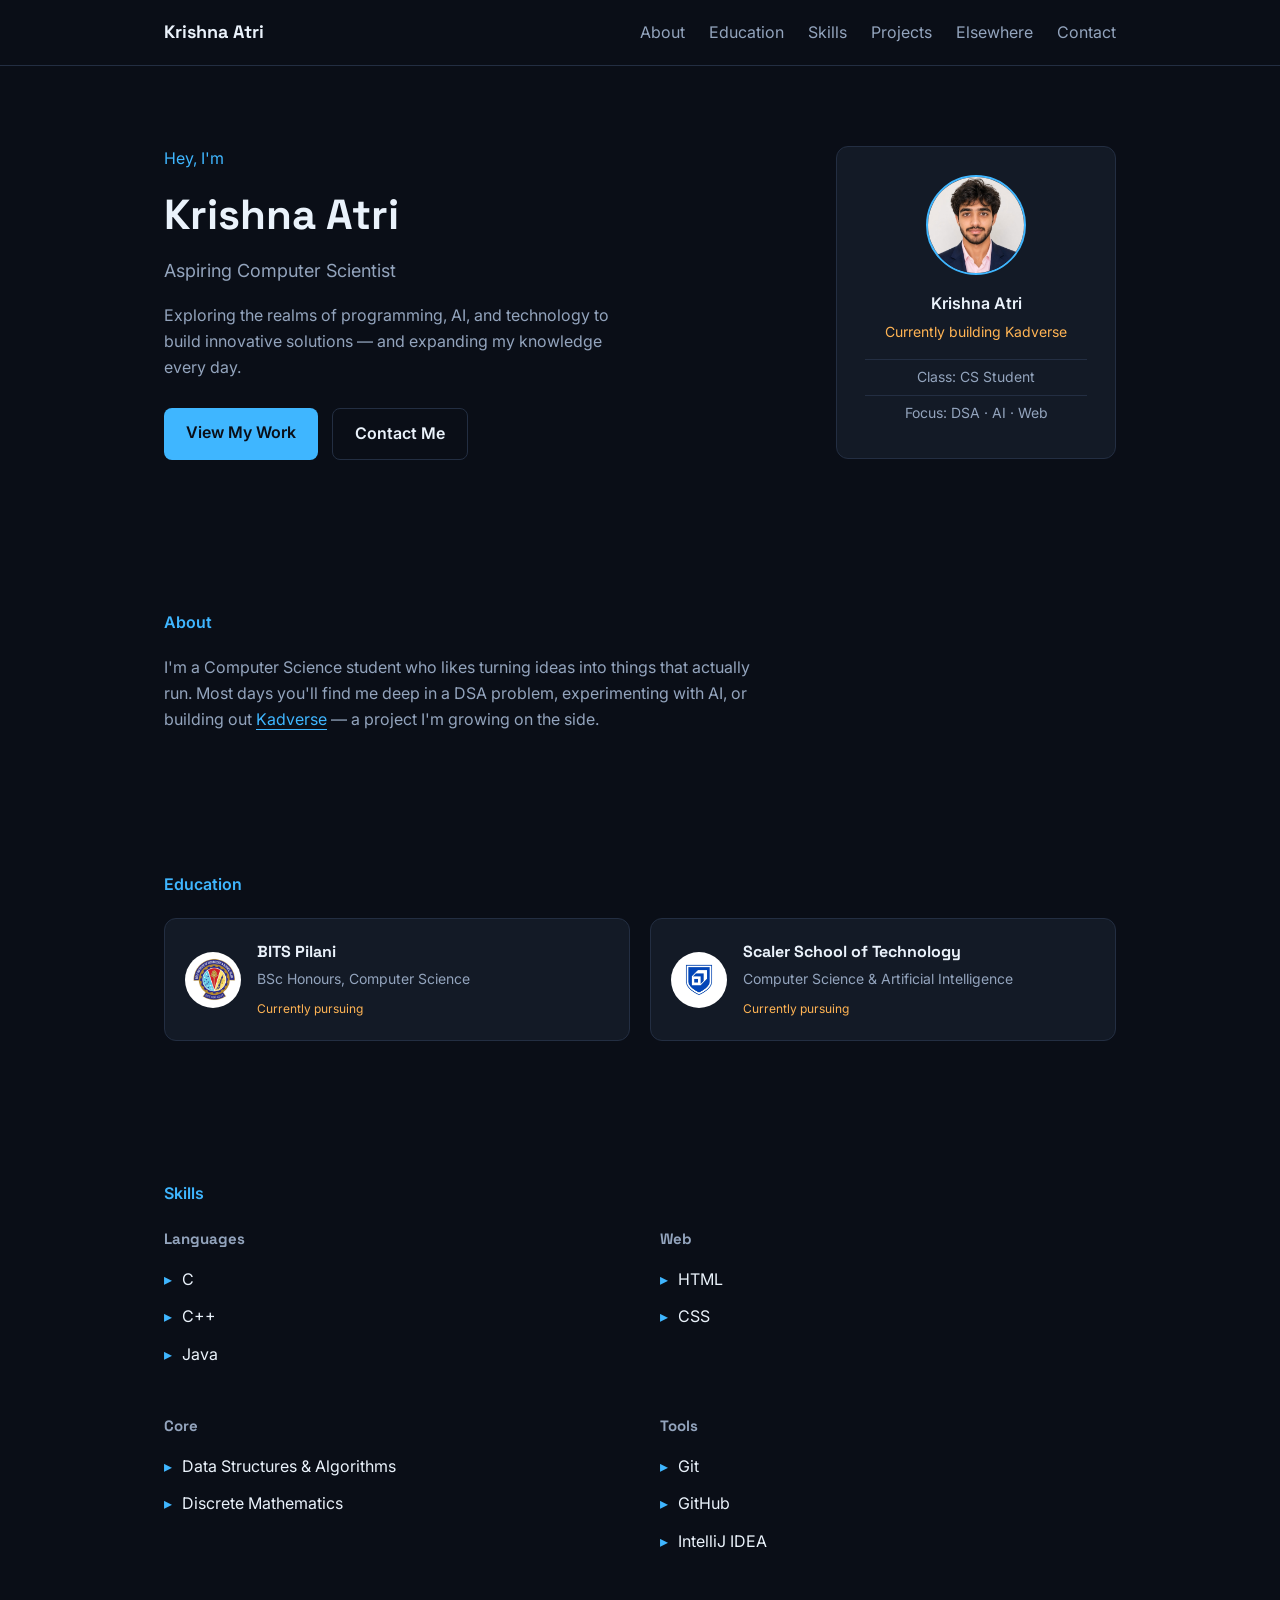
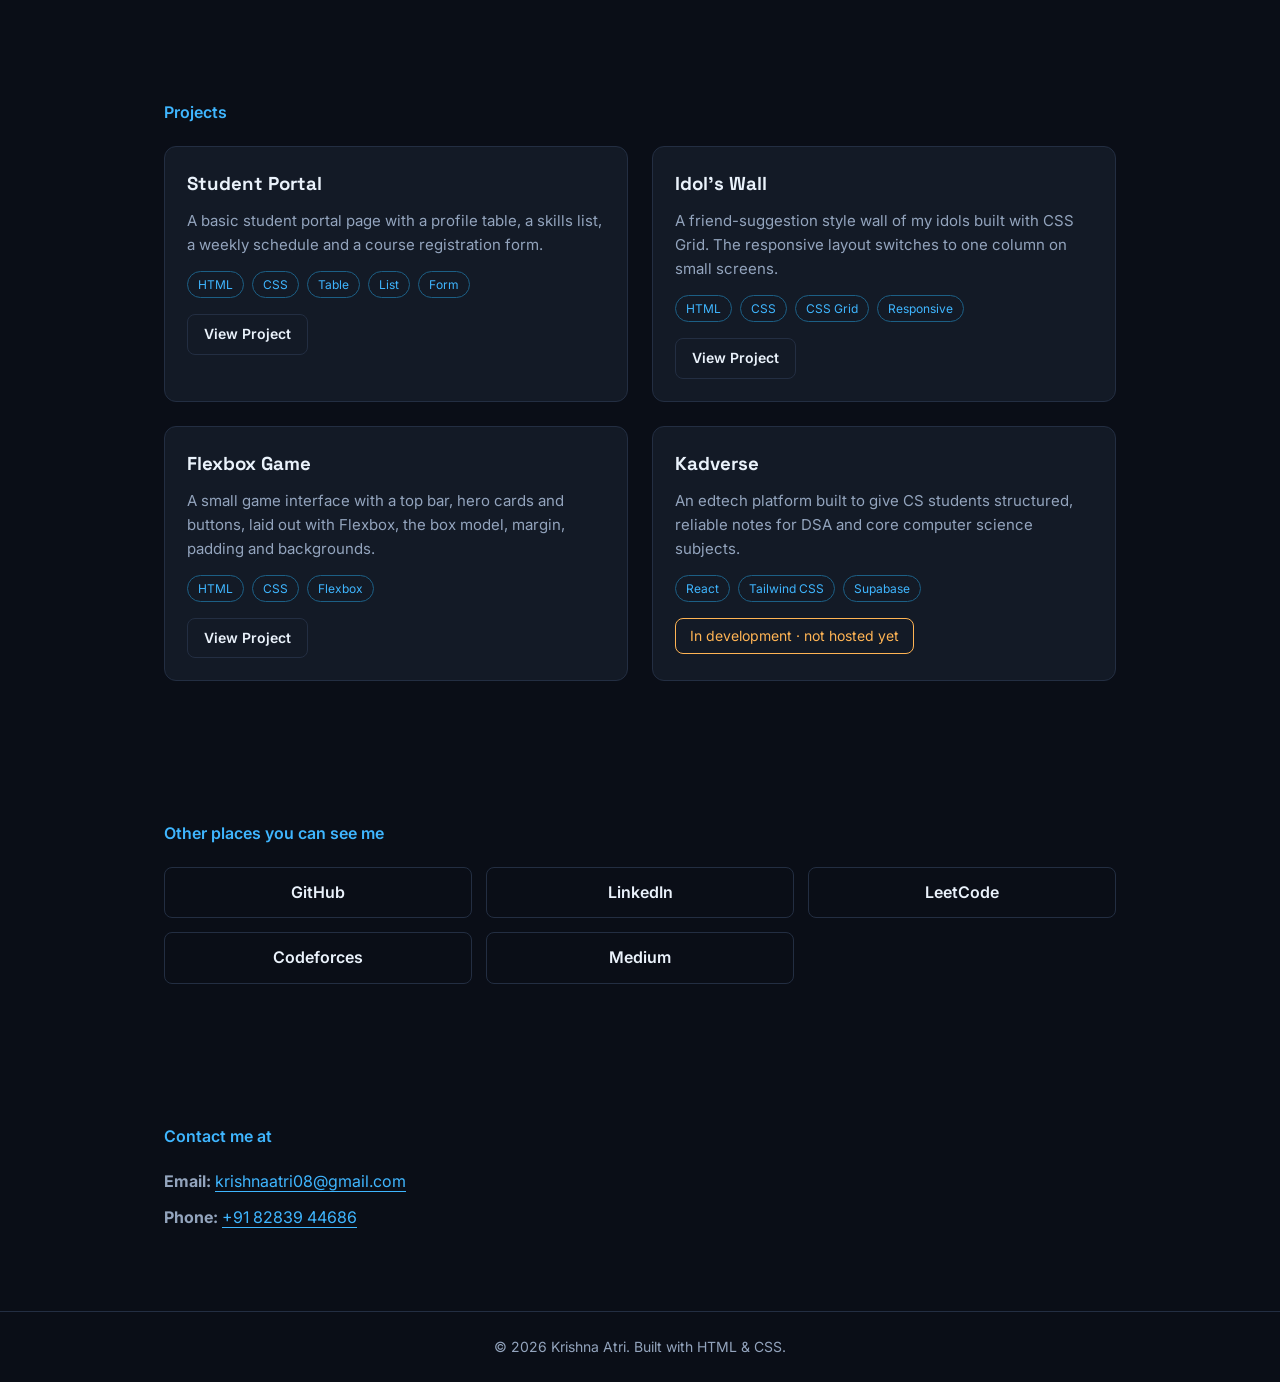
<file: index.html>
<!DOCTYPE html>
<html lang="en">
<head>
<meta charset="UTF-8">
<meta name="viewport" content="width=device-width, initial-scale=1.0">
<title>Krishna Atri — Portfolio</title>
<link rel="preconnect" href="https://fonts.googleapis.com">
<link rel="preconnect" href="https://fonts.gstatic.com" crossorigin>
<link href="https://fonts.googleapis.com/css2?family=Space+Grotesk:wght@600;700&family=Inter:wght@400;500;600&display=swap" rel="stylesheet">
<link rel="stylesheet" href="style.css">
</head>
<body>

<!-- ================= NAVBAR ================= -->
<header class="navbar">
  <nav class="nav-inner">
    <a href="#hero" class="logo">Krishna Atri</a>
    <ul class="nav-links">
      <li><a href="#about">About</a></li>
      <li><a href="#education">Education</a></li>
      <li><a href="#skills">Skills</a></li>
      <li><a href="#projects">Projects</a></li>
      <li><a href="#elsewhere">Elsewhere</a></li>
      <li><a href="#contact">Contact</a></li>
    </ul>
  </nav>
</header>

<main>

  <!-- ================= HERO ================= -->
  <section class="hero" id="hero">
    <div class="hero-text">
      <p class="eyebrow">Hey, I'm</p>
      <h1>Krishna Atri</h1>
      <p class="hero-role">Aspiring Computer Scientist</p>
      <p class="hero-intro">
        Exploring the realms of programming, AI, and technology to build
        innovative solutions — and expanding my knowledge every day.
      </p>
      <div class="hero-cta">
        <a href="#projects" class="btn btn-primary">View My Work</a>
        <a href="#contact" class="btn btn-outline">Contact Me</a>
      </div>
    </div>

    <!-- Developer card -->
    <div class="hero-card">
      <img src="Images/Latest_photo.jpg" alt="Krishna Atri" class="avatar-photo">
      <p class="card-name">Krishna Atri</p>
      <p class="card-status">Currently building Kadverse</p>
      <ul class="card-list">
        <li>Class: CS Student</li>
        <li>Focus: DSA · AI · Web</li>
      </ul>
    </div>
  </section>

  <!-- ================= ABOUT ================= -->
  <section class="section" id="about">
    <p class="section-tag">About</p>
    <p class="about-text">
      I'm a Computer Science student who likes turning ideas into things
      that actually run. Most days you'll find me deep in a DSA problem,
      experimenting with AI, or building out
      <a href="#projects" class="inline-link">Kadverse</a> — a project I'm
      growing on the side.
    </p>
  </section>

  <!-- ================= EDUCATION ================= -->
  <section class="section" id="education">
    <p class="section-tag">Education</p>
    <div class="education-grid">

      <div class="edu-card">
        <img src="Images/bits-logo.jpg" alt="BITS Pilani logo" class="edu-logo">
        <div>
          <h3>BITS Pilani</h3>
          <p>BSc Honours, Computer Science</p>
          <span class="edu-status">Currently pursuing</span>
        </div>
      </div>

      <div class="edu-card">
        <img src="Images/scaler-logo.jpg" alt="Scaler School of Technology logo" class="edu-logo">
        <div>
          <h3>Scaler School of Technology</h3>
          <p>Computer Science &amp; Artificial Intelligence</p>
          <span class="edu-status">Currently pursuing</span>
        </div>
      </div>

    </div>
  </section>

  <!-- ================= SKILLS ================= -->
  <section class="section" id="skills">
    <p class="section-tag">Skills</p>
    <div class="skills-lists">
      <div>
        <h3>Languages</h3>
        <ul class="skill-list">
          <li>C</li>
          <li>C++</li>
          <li>Java</li>
        </ul>
      </div>
      <div>
        <h3>Web</h3>
        <ul class="skill-list">
          <li>HTML</li>
          <li>CSS</li>
        </ul>
      </div>
      <div>
        <h3>Core</h3>
        <ul class="skill-list">
          <li>Data Structures &amp; Algorithms</li>
          <li>Discrete Mathematics</li>
        </ul>
      </div>
      <div>
        <h3>Tools</h3>
        <ul class="skill-list">
          <li>Git</li>
          <li>GitHub</li>
          <li>IntelliJ IDEA</li>
        </ul>
      </div>
    </div>
  </section>

  <!-- ================= PROJECTS ================= -->
  <section class="section" id="projects">
    <p class="section-tag">Projects</p>
    <div class="projects-grid">

      <article class="project-card">
        <h3>Student Portal</h3>
        <p>A basic student portal page with a profile table, a skills list,
        a weekly schedule and a course registration form.</p>
        <div class="tech-row">
          <span class="tech-tag">HTML</span>
          <span class="tech-tag">CSS</span>
          <span class="tech-tag">Table</span>
          <span class="tech-tag">List</span>
          <span class="tech-tag">Form</span>
        </div>
        <a href="Projects/project2.html" target="_blank" rel="noopener" class="btn btn-small btn-outline">View Project</a>
      </article>

      <article class="project-card">
        <h3>Idol's Wall</h3>
        <p>A friend-suggestion style wall of my idols built with CSS Grid.
        The responsive layout switches to one column on small screens.</p>
        <div class="tech-row">
          <span class="tech-tag">HTML</span>
          <span class="tech-tag">CSS</span>
          <span class="tech-tag">CSS Grid</span>
          <span class="tech-tag">Responsive</span>
        </div>
        <a href="Projects/project1.html" target="_blank" rel="noopener" class="btn btn-small btn-outline">View Project</a>
      </article>

      <article class="project-card">
        <h3>Flexbox Game</h3>
        <p>A small game interface with a top bar, hero cards and buttons,
        laid out with Flexbox, the box model, margin, padding and backgrounds.</p>
        <div class="tech-row">
          <span class="tech-tag">HTML</span>
          <span class="tech-tag">CSS</span>
          <span class="tech-tag">Flexbox</span>
        </div>
        <a href="Projects/project3.html" target="_blank" rel="noopener" class="btn btn-small btn-outline">View Project</a>
      </article>

      <article class="project-card">
        <h3>Kadverse</h3>
        <p>An edtech platform built to give CS students structured,
        reliable notes for DSA and core computer science subjects.</p>
        <div class="tech-row">
          <span class="tech-tag">React</span>
          <span class="tech-tag">Tailwind CSS</span>
          <span class="tech-tag">Supabase</span>
        </div>
        <span class="status-tag">In development · not hosted yet</span>
      </article>

    </div>
  </section>

  <!-- ================= ELSEWHERE (button links) ================= -->
  <section class="section" id="elsewhere">
    <p class="section-tag">Other places you can see me</p>
    <div class="elsewhere-buttons">
      <a href="https://github.com/krishnaatri" target="_blank" rel="noopener" class="btn btn-outline">GitHub</a>
      <a href="https://www.linkedin.com/in/krishna-atri/" target="_blank" rel="noopener" class="btn btn-outline">LinkedIn</a>
      <a href="https://leetcode.com/u/krishnaatri08/" target="_blank" rel="noopener" class="btn btn-outline">LeetCode</a>
      <a href="https://codeforces.com/profile/krishnaatri" target="_blank" rel="noopener" class="btn btn-outline">Codeforces</a>
      <a href="https://medium.com/@krishnaatri" target="_blank" rel="noopener" class="btn btn-outline">Medium</a>
    </div>
  </section>

  <!-- ================= CONTACT ================= -->
  <section class="section" id="contact">
    <p class="section-tag">Contact me at</p>
    <div class="contact-details">
      <p><strong>Email:</strong> <a href="mailto:krishnaatri08@gmail.com" class="inline-link">krishnaatri08@gmail.com</a></p>
      <p><strong>Phone:</strong> <a href="tel:+918283944686" class="inline-link">+91 82839 44686</a></p>
    </div>
  </section>

</main>

<!-- ================= FOOTER ================= -->
<footer class="footer">
  <p>© 2026 Krishna Atri. Built with HTML &amp; CSS.</p>
</footer>

</body>
</html>
</file>
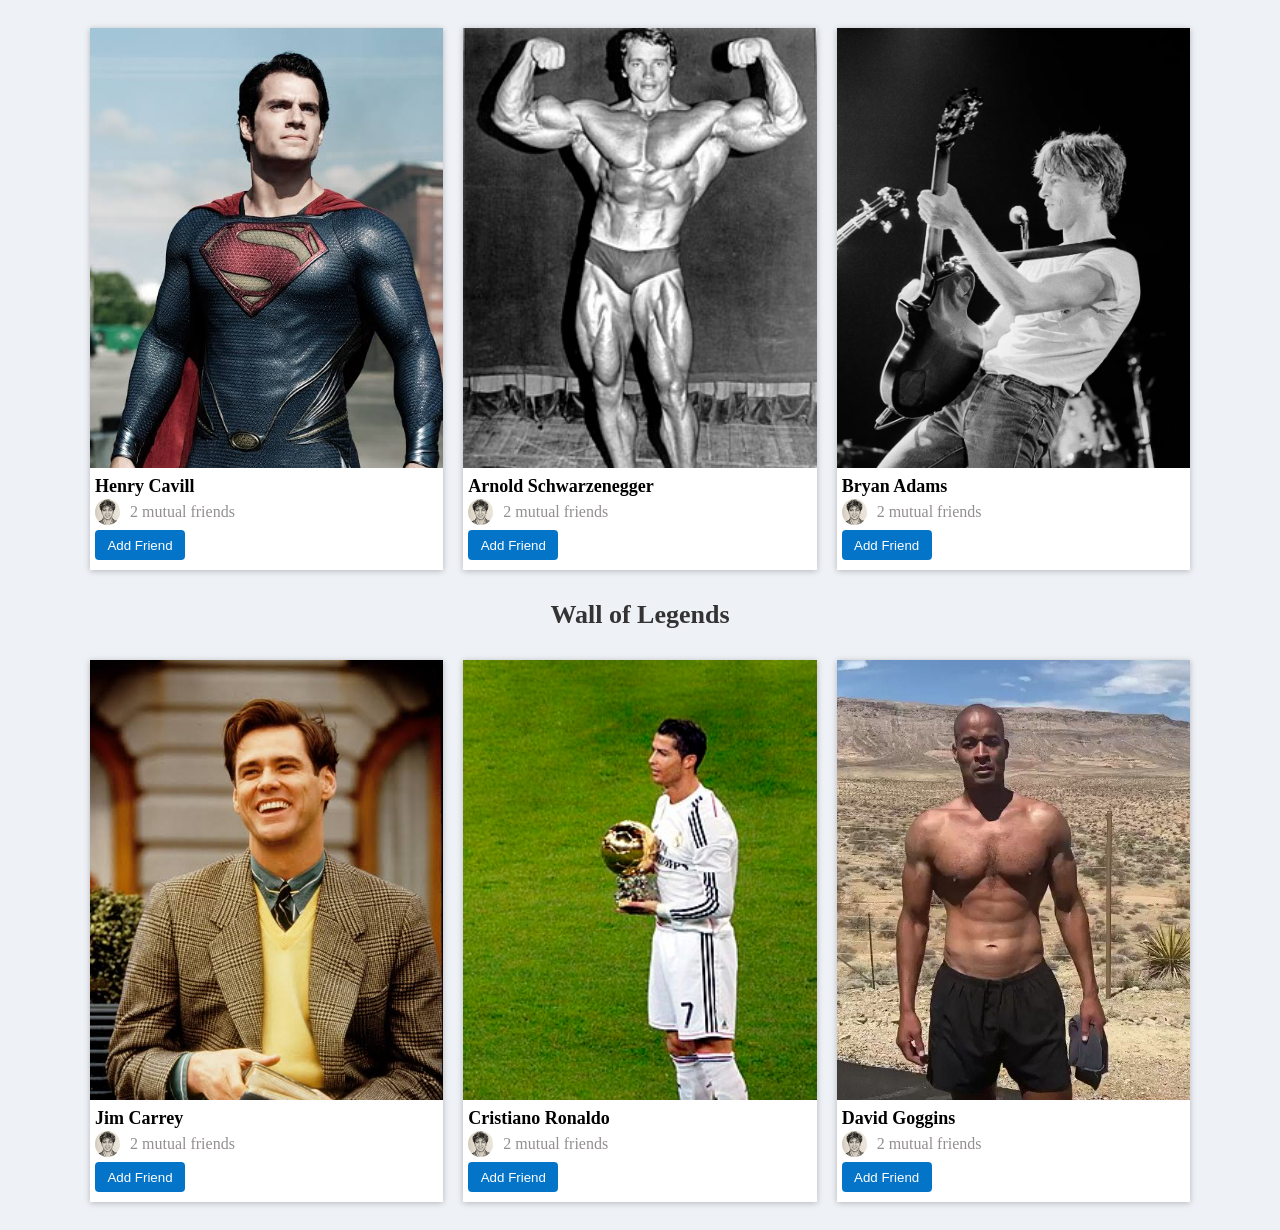
<file: Projects/project1.html>
<!DOCTYPE html>
<html lang="en">
    <head>
        <meta charset="UTF-8">
        <meta name="viewport" content="width=device-width, initial-scale=1.0">
        <title>Idol's Wall</title>
        <link rel="stylesheet" href="project1.css">
    </head>

    <body>
        <div class="grid">

        <div class="profile">

            <div class="idolID">
                <img class="pfp" src="../Images/manOfSteel.jpeg" alt="Henry Cavill">
            </div>

            <div class="idolName">
                <p class="name">
                    Henry Cavill
                </p>
            </div>

            <div class="mutuals-row">
                <img class="mypfp" src="../Images/Sketch.png" alt="krishnaatri">
                <p class="mutuals">
                    2 mutual friends
                </p>
            </div>

            <div class="connect">
                <button class="add-button">
                    Add Friend
                </button>
            </div>

        </div>

        <div class="profile">

            <div class="idolID">
                <img class="pfp" src="../Images/Arnold.jpg" alt="Arnold Schwarzenegger">
            </div>

            <div class="idolName">
                <p class="name">
                    Arnold Schwarzenegger
                </p>
            </div>

            <div class="mutuals-row">
                <img class="mypfp" src="../Images/Sketch.png" alt="krishnaatri">
                <p class="mutuals">
                    2 mutual friends
                </p>
            </div>

            <div class="connect">
                <button class="add-button">
                    Add Friend
                </button>
            </div>

        </div>

        <div class="profile">

            <div class="idolID">
                <img class="pfp" src="../Images/bryan-adams.webp" alt="Bryan Adams">
            </div>

            <div class="idolName">
                <p class="name">
                    Bryan Adams
                </p>
            </div>

            <div class="mutuals-row">
                <img class="mypfp" src="../Images/Sketch.png" alt="krishnaatri">
                <p class="mutuals">
                    2 mutual friends
                </p>
            </div>

            <div class="connect">
                <button class="add-button">
                    Add Friend
                </button>
            </div>

        </div>

        <!-- Text between the two rows (spans all 3 columns) -->
        <h2 class="wall-title">Wall of Legends</h2>

        <div class="profile">

            <div class="idolID">
                <img class="pfp" src="../Images/jim-carrey.jpeg" alt="Jim Carrey">
            </div>

            <div class="idolName">
                <p class="name">
                    Jim Carrey
                </p>
            </div>

            <div class="mutuals-row">
                <img class="mypfp" src="../Images/Sketch.png" alt="krishnaatri">
                <p class="mutuals">
                    2 mutual friends
                </p>
            </div>

            <div class="connect">
                <button class="add-button">
                    Add Friend
                </button>
            </div>

        </div>

        <div class="profile">

            <div class="idolID">
                <img class="pfp" src="../Images/cr7.jpg" alt="Cristiano Ronaldo">
            </div>

            <div class="idolName">
                <p class="name">
                    Cristiano Ronaldo
                </p>
            </div>

            <div class="mutuals-row">
                <img class="mypfp" src="../Images/Sketch.png" alt="krishnaatri">
                <p class="mutuals">
                    2 mutual friends
                </p>
            </div>

            <div class="connect">
                <button class="add-button">
                    Add Friend
                </button>
            </div>

        </div>

        <div class="profile">

            <div class="idolID">
                <img class="pfp" src="../Images/david-goggins.jpg" alt="David Goggins">
            </div>

            <div class="idolName">
                <p class="name">
                    David Goggins
                </p>
            </div>

            <div class="mutuals-row">
                <img class="mypfp" src="../Images/Sketch.png" alt="krishnaatri">
                <p class="mutuals">
                    2 mutual friends
                </p>
            </div>

            <div class="connect">
                <button class="add-button">
                    Add Friend
                </button>
            </div>

        </div>

        </div>
    </body>
</html>
</file>
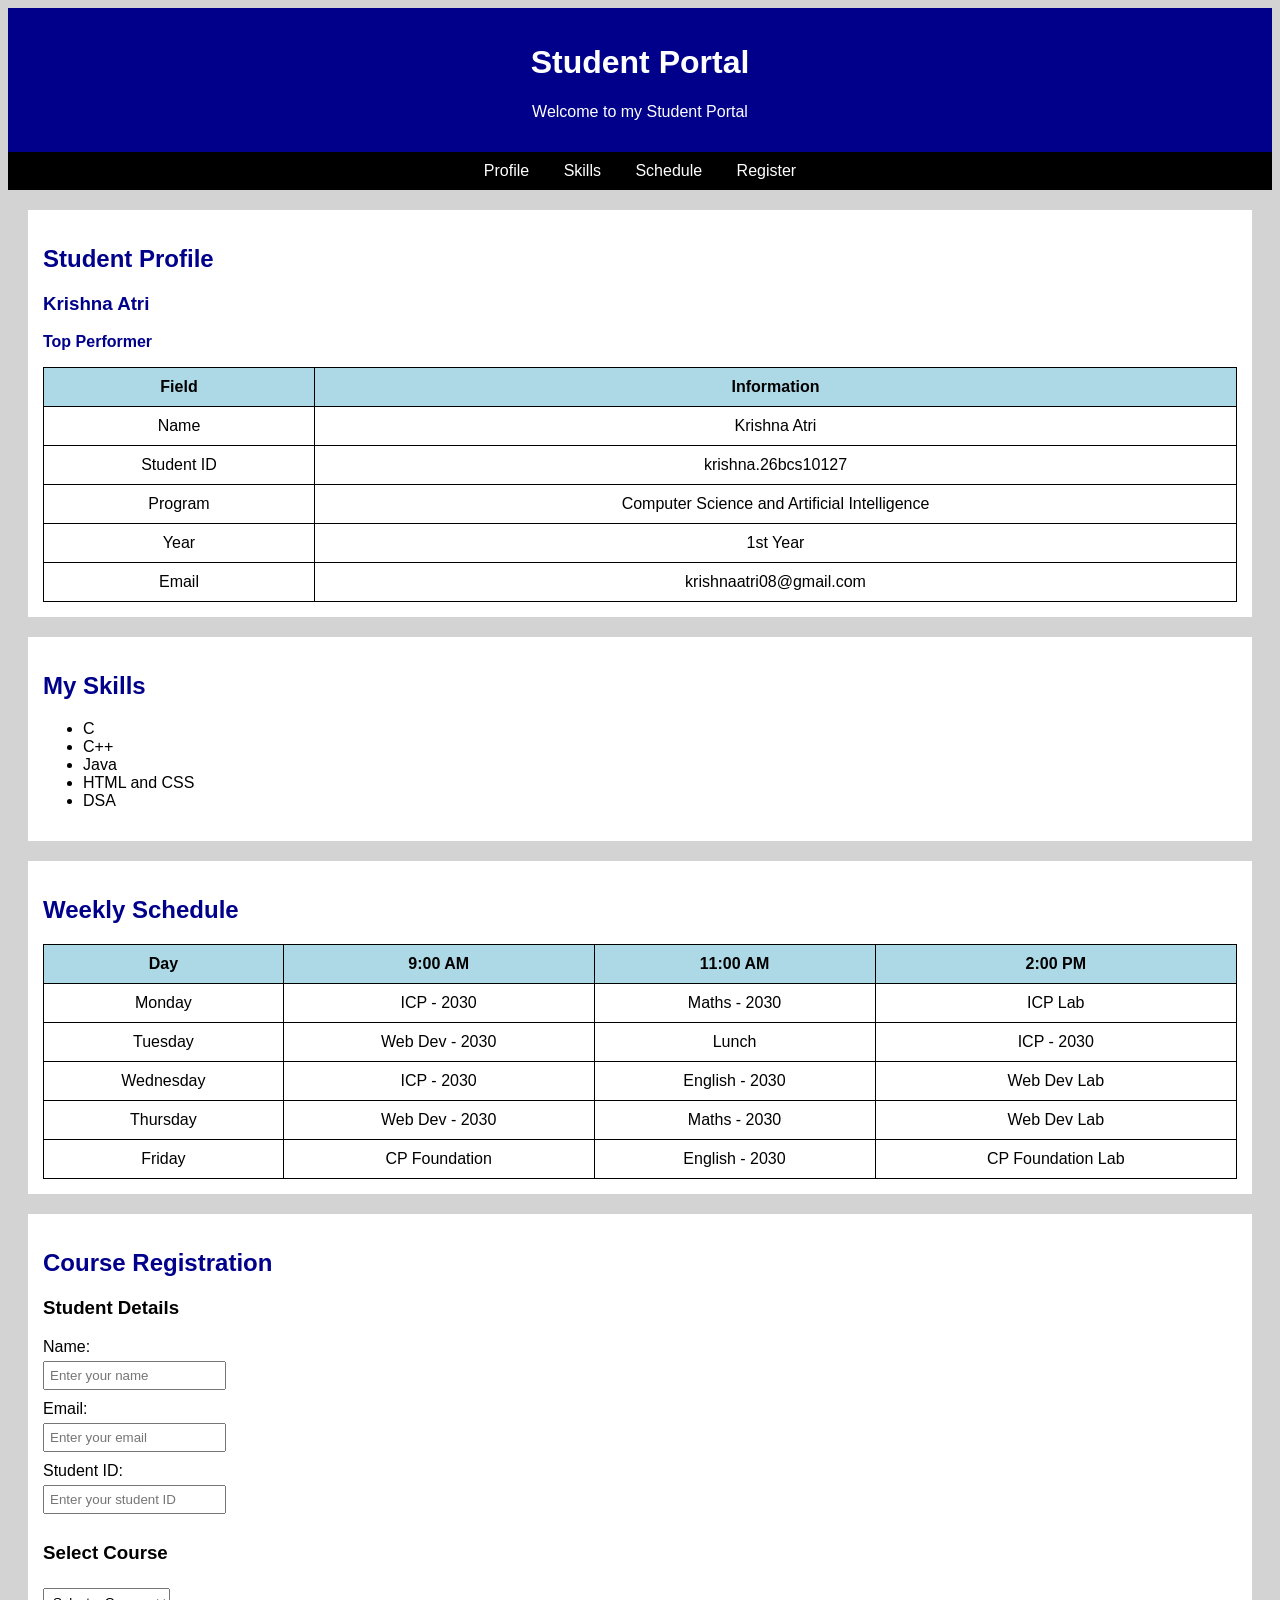
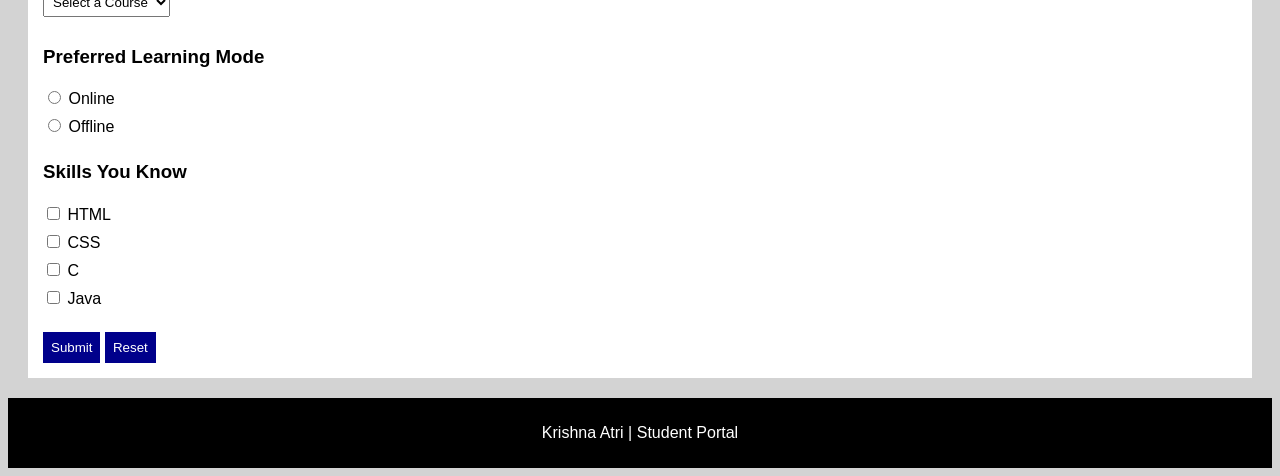
<file: Projects/project2.html>
<!DOCTYPE html>

<html>

<head>

    <title>Student Portal</title>

    <link rel="stylesheet" href="project2.css">

</head>


<body>


    <!-- Header -->

    <header>

        <h1>Student Portal</h1>

        <p>Welcome to my Student Portal</p>

    </header>


    <!-- Navigation -->

    <nav>

        <a href="#profile">Profile</a>

        <a href="#skills">Skills</a>

        <a href="#schedule">Schedule</a>

        <a href="#register">Register</a>

    </nav>


    <main>


        <!-- Student Profile -->

        <section id="profile">

            <h2>Student Profile</h2>

            <h3 id="name">Krishna Atri</h3>

            <p>
                <span class="important">Top Performer</span>
            </p>


            <table>

                <tr>

                    <th>Field</th>

                    <th>Information</th>

                </tr>


                <tr>

                    <td>Name</td>

                    <td>Krishna Atri</td>

                </tr>


                <tr>

                    <td>Student ID</td>

                    <td>krishna.26bcs10127</td>

                </tr>


                <tr>

                    <td>Program</td>

                    <td>
                        Computer Science and Artificial Intelligence
                    </td>

                </tr>


                <tr>

                    <td>Year</td>

                    <td>1st Year</td>

                </tr>


                <tr>

                    <td>Email</td>

                    <td>krishnaatri08@gmail.com</td>

                </tr>

            </table>

        </section>


        <!-- Skills -->

        <section id="skills">

            <h2>My Skills</h2>

            <ul>

                <li>C</li>

                <li>C++</li>

                <li>Java</li>

                <li>HTML and CSS</li>

                <li>DSA</li>

            </ul>

        </section>


        <!-- Weekly Schedule -->

        <section id="schedule">

            <h2>Weekly Schedule</h2>


            <table>

                <tr>

                    <th>Day</th>

                    <th>9:00 AM</th>

                    <th>11:00 AM</th>

                    <th>2:00 PM</th>

                </tr>


                <tr>

                    <td>Monday</td>

                    <td>ICP - 2030</td>

                    <td>Maths - 2030</td>

                    <td>ICP Lab</td>

                </tr>


                <tr>

                    <td>Tuesday</td>

                    <td>Web Dev - 2030</td>

                    <td>Lunch</td>

                    <td>ICP - 2030</td>

                </tr>


                <tr>

                    <td>Wednesday</td>

                    <td>ICP - 2030</td>

                    <td>English - 2030</td>

                    <td>Web Dev Lab</td>

                </tr>


                <tr>

                    <td>Thursday</td>

                    <td>Web Dev - 2030</td>

                    <td>Maths - 2030</td>

                    <td>Web Dev Lab</td>

                </tr>


                <tr>

                    <td>Friday</td>

                    <td>CP Foundation</td>

                    <td>English - 2030</td>

                    <td>CP Foundation Lab</td>

                </tr>

            </table>

        </section>


        <!-- Course Registration -->

        <section id="register">

            <h2>Course Registration</h2>


            <form>


                <h3>Student Details</h3>


                <label>Name:</label>

                <br>

                <input
                    type="text"
                    placeholder="Enter your name"
                >

                <br>


                <label>Email:</label>

                <br>

                <input
                    type="email"
                    placeholder="Enter your email"
                >

                <br>


                <label>Student ID:</label>

                <br>

                <input
                    type="text"
                    placeholder="Enter your student ID"
                >

                <br>


                <h3>Select Course</h3>


                <select>

                    <option>Select a Course</option>

                    <option>HTML and CSS</option>

                    <option>JavaScript</option>

                    <option>Python</option>

                    <option>Data Structures</option>

                </select>


                <h3>Preferred Learning Mode</h3>


                <input
                    type="radio"
                    name="mode"
                >

                Online


                <br>


                <input
                    type="radio"
                    name="mode"
                >

                Offline


                <h3>Skills You Know</h3>


                <input type="checkbox">

                HTML


                <br>


                <input type="checkbox">

                CSS


                <br>


                <input type="checkbox">

                C


                <br>


                <input type="checkbox">

                Java


                <br><br>


                <button type="submit">

                    Submit

                </button>


                <button type="reset">

                    Reset

                </button>


            </form>

        </section>


    </main>


    <!-- Footer -->

    <footer>

        <p>Krishna Atri | Student Portal</p>

    </footer>


</body>

</html>
</file>
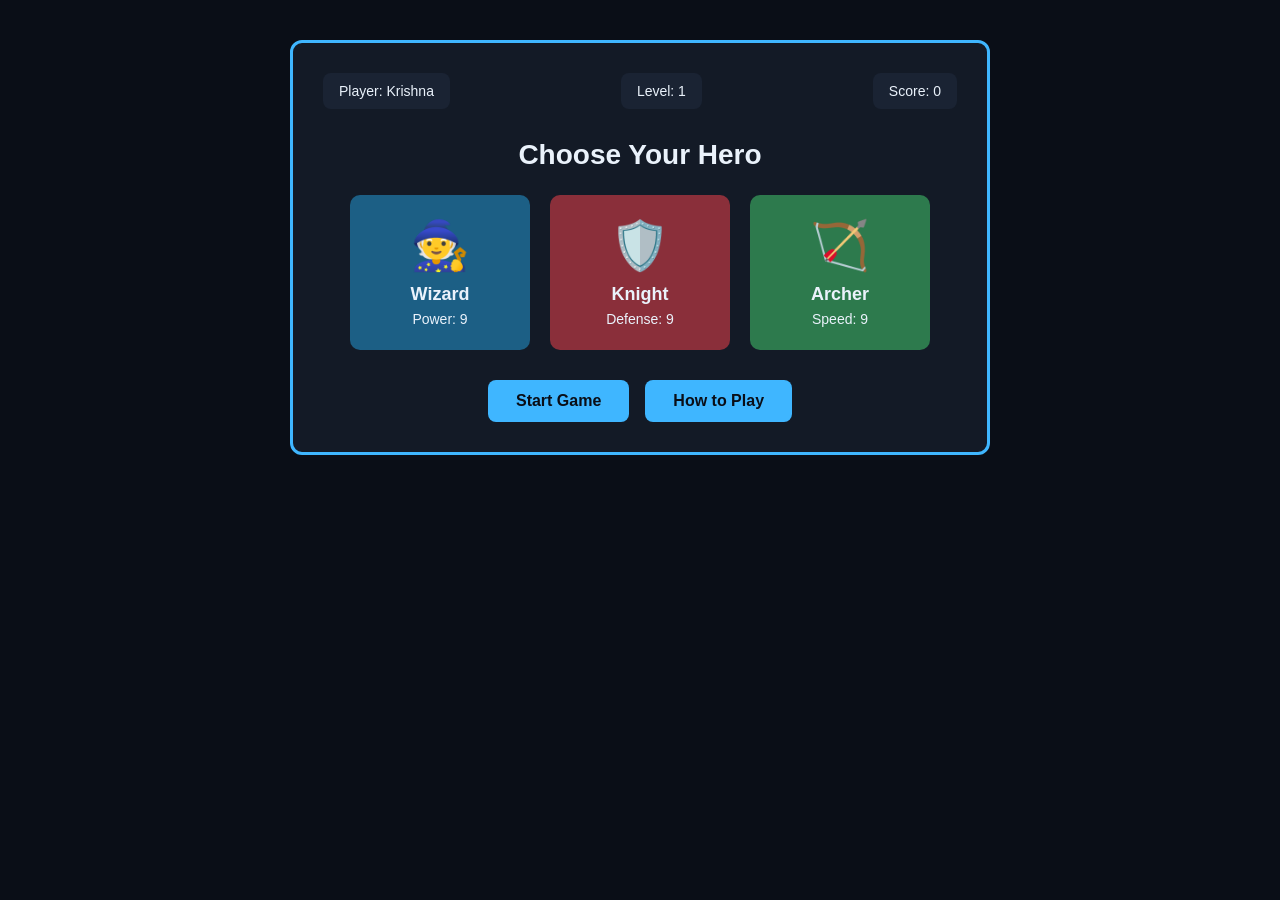
<file: Projects/project3.html>
<!DOCTYPE html>
<html lang="en">
<head>
    <meta charset="UTF-8">
    <meta name="viewport" content="width=device-width, initial-scale=1.0">
    <title>Flexbox Game</title>
    <link rel="stylesheet" href="project3.css">
</head>

<body>

    <div class="game">

        <!-- Top bar: three boxes in a row -->
        <div class="hud">
            <div class="hud-box">Player: Krishna</div>
            <div class="hud-box">Level: 1</div>
            <div class="hud-box">Score: 0</div>
        </div>

        <h1 class="title">Choose Your Hero</h1>

        <!-- Row of hero cards -->
        <div class="heroes">

            <div class="hero hero-blue">
                <div class="hero-icon">🧙</div>
                <p class="hero-name">Wizard</p>
                <p class="hero-stat">Power: 9</p>
            </div>

            <div class="hero hero-red">
                <div class="hero-icon">🛡️</div>
                <p class="hero-name">Knight</p>
                <p class="hero-stat">Defense: 9</p>
            </div>

            <div class="hero hero-green">
                <div class="hero-icon">🏹</div>
                <p class="hero-name">Archer</p>
                <p class="hero-stat">Speed: 9</p>
            </div>

        </div>

        <!-- Bottom buttons -->
        <div class="controls">
            <button class="btn">Start Game</button>
            <button class="btn">How to Play</button>
        </div>

    </div>

</body>
</html>
</file>
<file: style.css>
/* =========================================
   1. RESET
   Removes default browser spacing.
   box-sizing: border-box = padding and border
   are counted inside the width.
   ========================================= */
* {
  margin: 0;
  padding: 0;
  box-sizing: border-box;
}

body {
  background: #0a0e17;
  color: #eaf2fb;
  font-family: 'Inter', sans-serif;
  line-height: 1.6;
}

a {
  color: inherit;
  text-decoration: none;
}

ul {
  list-style: none;
}

img {
  max-width: 100%;
  display: block;
}

h1, h2, h3 {
  font-family: 'Space Grotesk', sans-serif;
}

/* =========================================
   2. NAVBAR — Flexbox
   One row: logo on the left, links on the
   right (justify-content: space-between).
   position: sticky keeps it at the top while
   scrolling; z-index keeps it above content.
   ========================================= */
.navbar {
  position: sticky;
  top: 0;
  z-index: 10;
  background: #0a0e17;
  border-bottom: 1px solid #232e42;
}

.nav-inner {
  max-width: 1000px;
  margin: 0 auto;
  padding: 18px 24px;
  display: flex;
  justify-content: space-between;
  align-items: center;
}

.logo {
  font-family: 'Space Grotesk', sans-serif;
  font-weight: 700;
  font-size: 18px;
}

.nav-links {
  display: flex;
  gap: 24px;
}

.nav-links a {
  color: #93a4bd;
  transition: color 0.2s ease;
}

.nav-links a:hover {
  color: #3fb6ff;
}

/* =========================================
   3. BUTTONS
   Hover = only a color change, smoothly
   (transition) over 0.2 seconds.
   ========================================= */
.btn {
  display: inline-block;
  padding: 12px 22px;
  border-radius: 8px;
  font-weight: 600;
  transition: background-color 0.2s ease, border-color 0.2s ease, color 0.2s ease;
}

.btn-primary {
  background: #3fb6ff;
  color: #0a0e17;
}

.btn-primary:hover {
  background: #6cc9ff;
}

.btn-outline {
  border: 1px solid #232e42;
  color: #eaf2fb;
}

.btn-outline:hover {
  border-color: #3fb6ff;
  color: #3fb6ff;
}

.btn-small {
  padding: 8px 16px;
  font-size: 14px;
}

/* =========================================
   4. HERO — Flexbox
   Text on the left, developer card on the
   right. flex-wrap: wrap lets the card drop
   below the text on small screens.
   ========================================= */
.hero {
  max-width: 1000px;
  margin: 0 auto;
  padding: 80px 24px;
  display: flex;
  align-items: center;
  justify-content: space-between;
  gap: 50px;
  flex-wrap: wrap;
  animation: fadeIn 1s ease;
}

/* Keyframe animation: the hero fades in once when the page loads */
@keyframes fadeIn {
  from { opacity: 0; }
  to   { opacity: 1; }
}

.hero-text {
  flex: 1 1 400px;
}

.eyebrow {
  color: #3fb6ff;
  margin-bottom: 10px;
}

.hero h1 {
  font-size: 42px;
  margin-bottom: 8px;
}

.hero-role {
  color: #93a4bd;
  font-size: 18px;
  margin-bottom: 18px;
}

.hero-intro {
  color: #93a4bd;
  max-width: 480px;
  margin-bottom: 28px;
}

.hero-cta {
  display: flex;
  gap: 14px;
  flex-wrap: wrap;
}

/* Developer card */
.hero-card {
  flex: 0 1 280px;
  background: #131a26;
  border: 1px solid #232e42;
  border-radius: 12px;
  padding: 28px;
  text-align: center;
}

.avatar-photo {
  width: 100px;
  height: 100px;
  margin: 0 auto 16px;
  border-radius: 50%;
  object-fit: cover;
  border: 2px solid #3fb6ff;
}

.card-name {
  font-weight: 600;
  margin-bottom: 4px;
}

.card-status {
  color: #ffb454;
  font-size: 14px;
  margin-bottom: 16px;
}

.card-list li {
  color: #93a4bd;
  font-size: 14px;
  padding: 6px 0;
  border-top: 1px solid #232e42;
}

/* =========================================
   5. SHARED SECTION STYLES
   ========================================= */
.section {
  max-width: 1000px;
  margin: 0 auto;
  padding: 70px 24px;
}

.section-tag {
  color: #3fb6ff;
  font-weight: 600;
  margin-bottom: 20px;
}

.about-text {
  color: #93a4bd;
  max-width: 600px;
}

.inline-link {
  color: #3fb6ff;
  border-bottom: 1px solid #3fb6ff;
}

/* =========================================
   6. EDUCATION — CSS Grid
   grid-template-columns: 1fr 1fr = two
   equal-width columns (one card each).
   Inside a card: 56px logo + text.
   ========================================= */
.education-grid {
  display: grid;
  grid-template-columns: 1fr 1fr;
  gap: 20px;
}

.edu-card {
  background: #131a26;
  border: 1px solid #232e42;
  border-radius: 12px;
  padding: 20px;
  display: grid;
  grid-template-columns: 56px 1fr;
  align-items: center;
  gap: 16px;
}

.edu-logo {
  width: 56px;
  height: 56px;
  object-fit: cover;
  background: #1a2333;
  border-radius: 50%;
}

.edu-card h3 {
  margin-bottom: 4px;
  font-size: 16px;
}

.edu-card p {
  color: #93a4bd;
  font-size: 14px;
  margin-bottom: 4px;
}

.edu-status {
  font-size: 12px;
  color: #ffb454;
}

/* =========================================
   7. SKILLS — CSS Grid + lists (ul / li)
   ========================================= */
.skills-lists {
  display: grid;
  grid-template-columns: 1fr 1fr;
  gap: 40px;
}

.skills-lists h3 {
  font-size: 15px;
  color: #93a4bd;
  margin-bottom: 10px;
}

.skill-list li {
  padding: 6px 0 6px 18px;
  position: relative;
}

/* ::before adds the little blue arrow in front of each list item */
.skill-list li::before {
  content: "▸";
  color: #3fb6ff;
  position: absolute;
  left: 0;
}

/* =========================================
   8. PROJECTS — CSS Grid (2 columns)
   ========================================= */
.projects-grid {
  display: grid;
  grid-template-columns: 1fr 1fr;
  gap: 24px;
}

.project-card {
  background: #131a26;
  border: 1px solid #232e42;
  border-radius: 12px;
  padding: 22px;
  transition: border-color 0.2s ease;
}

.project-card:hover {
  border-color: #3fb6ff;
}

.project-card h3 {
  margin-bottom: 10px;
}

.project-card p {
  color: #93a4bd;
  font-size: 15px;
  margin-bottom: 14px;
}

.tech-row {
  display: flex;
  flex-wrap: wrap;
  gap: 8px;
  margin-bottom: 16px;
}

.tech-tag {
  font-size: 12px;
  color: #3fb6ff;
  border: 1px solid #1c5f85;
  padding: 3px 10px;
  border-radius: 999px;
}

/* Label for the project that is not live yet (Kadverse) */
.status-tag {
  display: inline-block;
  font-size: 14px;
  color: #ffb454;
  border: 1px solid #ffb454;
  padding: 6px 14px;
  border-radius: 8px;
}

/* =========================================
   9. ELSEWHERE — CSS Grid of buttons
   The buttons use .btn (padding + hover).
   ========================================= */
.elsewhere-buttons {
  display: grid;
  grid-template-columns: repeat(3, 1fr);
  gap: 14px;
}

.elsewhere-buttons .btn {
  text-align: center;
}

/* =========================================
   10. CONTACT
   ========================================= */
.contact-details p {
  margin-bottom: 10px;
  color: #93a4bd;
}

/* =========================================
   11. FOOTER
   ========================================= */
.footer {
  text-align: center;
  padding: 24px;
  color: #93a4bd;
  font-size: 14px;
  border-top: 1px solid #232e42;
}

/* =========================================
   12. RESPONSIVE — one media query
   Screens 700px wide or smaller:
   - navbar stacks (logo on top, links below)
     and stops sticking so it doesn't cover
     the small screen
   - every grid becomes 1 column
   ========================================= */
@media (max-width: 700px) {
  .navbar {
    position: static;
  }

  .nav-inner {
    flex-direction: column;
    gap: 12px;
  }

  .nav-links {
    flex-wrap: wrap;
    justify-content: center;
    gap: 10px 20px;
  }

  .education-grid,
  .skills-lists,
  .projects-grid,
  .elsewhere-buttons {
    grid-template-columns: 1fr;
  }

  .edu-card {
    grid-template-columns: 1fr;
    justify-items: center;
    text-align: center;
  }

  .hero-card {
    flex: 1 1 100%;
  }

  .hero {
    padding: 50px 20px;
  }

  .section {
    padding: 50px 20px;
  }
}
</file>
<file: Projects/project1.css>
/* =========================================
   IDOL'S WALL — styles
   ========================================= */

body {
    background-color : #eef1f5;   /* soft grey-blue instead of plain white */
    padding : 20px;
}

/* 3 cards per row -> 6 idols = 2 rows.
   row-gap adds space between the rows. */
.grid {
    display : grid;
    grid-template-columns : repeat(3, 1fr);
    column-gap : 20px;
    row-gap : 20px;
    max-width : 1100px;       /* stops cards from stretching too wide on big screens */
    margin : 0 auto;          /* centers the grid */
}

/* The text between the two rows.
   grid-column : 1 / -1 means "start at the first column line
   and stretch to the last one", so it takes the full width. */
.wall-title {
    grid-column : 1 / -1;
    text-align : center;
    font-size : 26px;
    color : #333;
    margin : 10px 0;
}

.profile{
    background-color : white;     /* white cards stand out on the grey page */
    border-color : grey;
    border-width : 0px;
    border-style : solid;
    box-shadow : 0px 1px 6px rgba(32, 33, 36, 0.28);
    padding-bottom : 6px;
    transition : transform 0.3s ease, box-shadow 0.3s ease;
}

/* Hover: card moves 8px up (translateY with a negative value = up)
   and the shadow gets bigger and darker. */
.profile:hover{
    transform : translateY(-8px);
    box-shadow : 0px 10px 24px rgba(32, 33, 36, 0.35);
}

/* cover fills the whole box and crops only the extra part.
   The box is now tall (portrait) like the photos, so very little is cut.
   object-position : top keeps the top of the photo (faces) visible. */
.pfp{
    object-fit : cover;
    object-position : top;
    width : 100%;
    height : 440px;
    margin-bottom : 0px;
}

.name{
    margin-top : 3.5px;
    margin-left : 5px;
    font-weight : bold;
    font-size : 18px;
    margin-bottom : 2px;
}

.mutuals{
    margin : 0;
    color : rgb(148, 143, 143);
}

.add-button{
    margin-left : 5px;
    margin-top : 5px;
    color : white;
    background-color : rgb(4, 116, 201);
    border : none;
    height : 30px;
    width : 90px;
    margin-bottom : 4px;
    border-radius : 4px;
}

.idolID{
    display : block;
}

.idolName{
    display : block;
}

.connect{
    display : block;
}

.mypfp{
    width : 25px;
    vertical-align : middle;
    border-radius : 50%;
}

.mutuals-row{
    display : grid;
    grid-template-columns : 30px 1fr;
    align-items : center;
    column-gap: 5px;
    margin-left: 5px;
}

/* Small screens: one card per row */
@media (max-width : 700px) {
    .grid {
        grid-template-columns : 1fr;
    }
}
</file>
<file: Projects/project2.css>
body {
    font-family: Arial;
    background-color: lightgray;
}

header {
    background-color: darkblue;
    color: white;
    text-align: center;
    padding: 15px;
}

nav {
    background-color: black;
    text-align: center;
    padding: 10px;
}

nav a {
    color: white;
    margin: 15px;
    text-decoration: none;
}

section {
    background-color: white;
    margin: 20px;
    padding: 15px;
}

h2 {
    color: darkblue;
}

table {
    width: 100%;
    border-collapse: collapse;
}

table,
th,
td {
    border: 1px solid black;
}

th {
    background-color: lightblue;
}

th,
td {
    padding: 10px;
    text-align: center;
}

.important {
    color: darkblue;
    font-weight: bold;
}

#name {
    color: darkblue;
}

input,
select {
    margin-top: 5px;
    margin-bottom: 10px;
    padding: 5px;
}

button {
    background-color: darkblue;
    color: white;
    padding: 8px;
    border: none;
}

footer {
    background-color: black;
    color: white;
    text-align: center;
    padding: 10px;
}
</file>
<file: Projects/project3.css>
/* =========================================
   1. RESET + PAGE BACKGROUND
   box-sizing : border-box means padding and
   border are counted inside the width.
   ========================================= */
* {
    margin: 0;
    padding: 0;
    box-sizing: border-box;
}

body {
    background-color: #0a0e17;
    color: #eaf2fb;
    font-family: Arial, sans-serif;
}

/* =========================================
   2. GAME BOX — the Box Model
   content -> padding -> border -> margin
   margin : 40px auto  => 40px space on top and
   bottom, auto on the sides centers the box.
   ========================================= */
.game {
    max-width: 700px;
    margin: 40px auto;
    padding: 30px;
    background-color: #131a26;
    border: 3px solid #3fb6ff;
    border-radius: 12px;
}

/* =========================================
   3. TOP BAR — Flexbox (row)
   display : flex puts the 3 boxes in a row.
   justify-content : space-between pushes the
   first box to the left, the last to the
   right, and spreads the middle one.
   ========================================= */
.hud {
    display: flex;
    justify-content: space-between;
    flex-wrap: wrap;
    gap: 10px;
    margin-bottom: 30px;
}

.hud-box {
    background-color: #1a2333;
    padding: 10px 16px;
    border-radius: 8px;
    font-size: 14px;
}

.title {
    text-align: center;
    font-size: 28px;
    margin-bottom: 24px;
}

/* =========================================
   4. HERO CARDS — Flexbox (row + column)
   .heroes  : flex row, centered, wraps to the
              next line on small screens.
   .hero    : flex column, so the icon, name and
              stat stack top to bottom.
   ========================================= */
.heroes {
    display: flex;
    justify-content: center;
    flex-wrap: wrap;
    gap: 20px;
    margin-bottom: 30px;
}

.hero {
    display: flex;
    flex-direction: column;
    align-items: center;
    width: 180px;
    padding: 20px;
    border: 3px solid transparent;
    border-radius: 10px;
    transition: border-color 0.2s ease;
}

/* Backgrounds: a different color for each hero */
.hero-blue  { background-color: #1c5f85; }
.hero-red   { background-color: #8a2f3a; }
.hero-green { background-color: #2d7a4d; }

/* Hover: the invisible border turns orange */
.hero:hover {
    border-color: #ffb454;
}

.hero-icon {
    font-size: 48px;
    margin-bottom: 10px;
}

.hero-name {
    font-size: 18px;
    font-weight: bold;
    margin-bottom: 6px;
}

.hero-stat {
    font-size: 14px;
}

/* =========================================
   5. BUTTONS — Flexbox (row)
   ========================================= */
.controls {
    display: flex;
    justify-content: center;
    flex-wrap: wrap;
    gap: 16px;
}

.btn {
    padding: 12px 28px;
    background-color: #3fb6ff;
    color: #0a0e17;
    border: none;
    border-radius: 8px;
    font-size: 16px;
    font-weight: bold;
    cursor: pointer;
    transition: background-color 0.2s ease;
}

.btn:hover {
    background-color: #6cc9ff;
}
</file>
